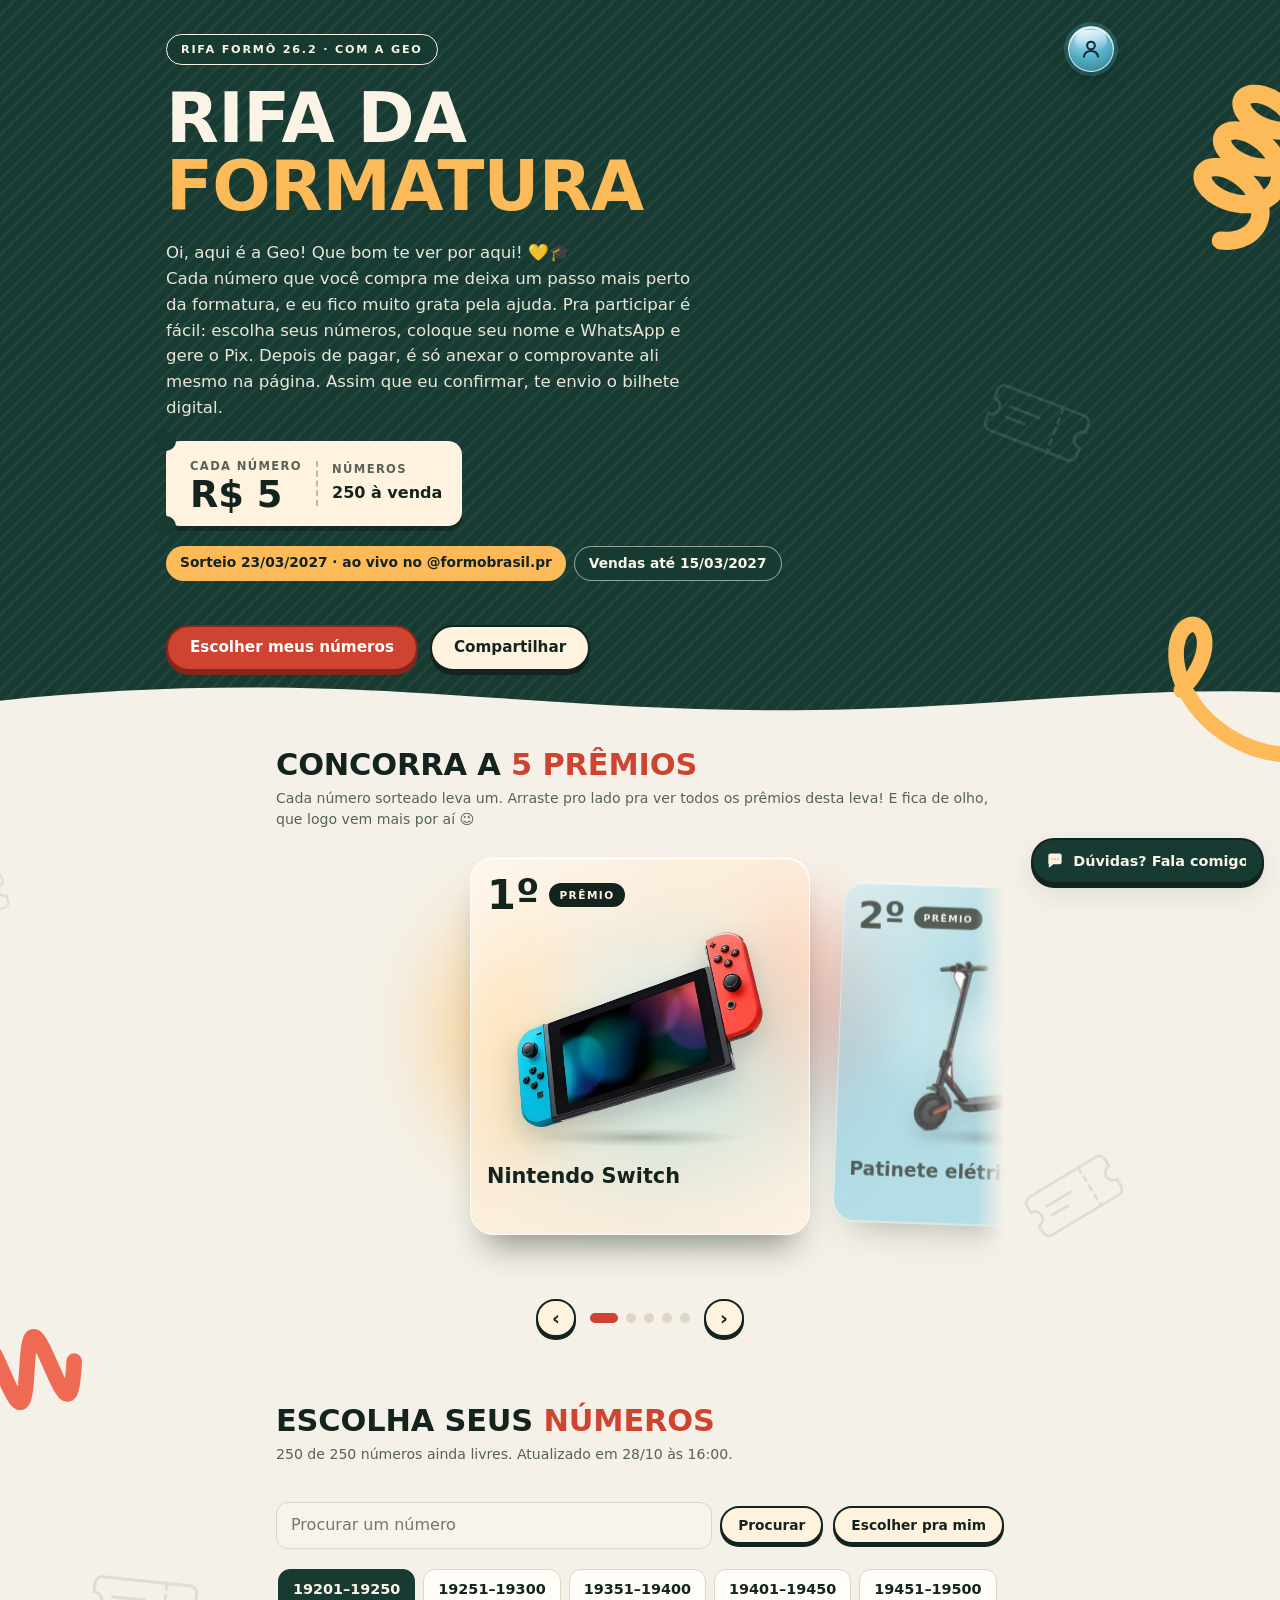
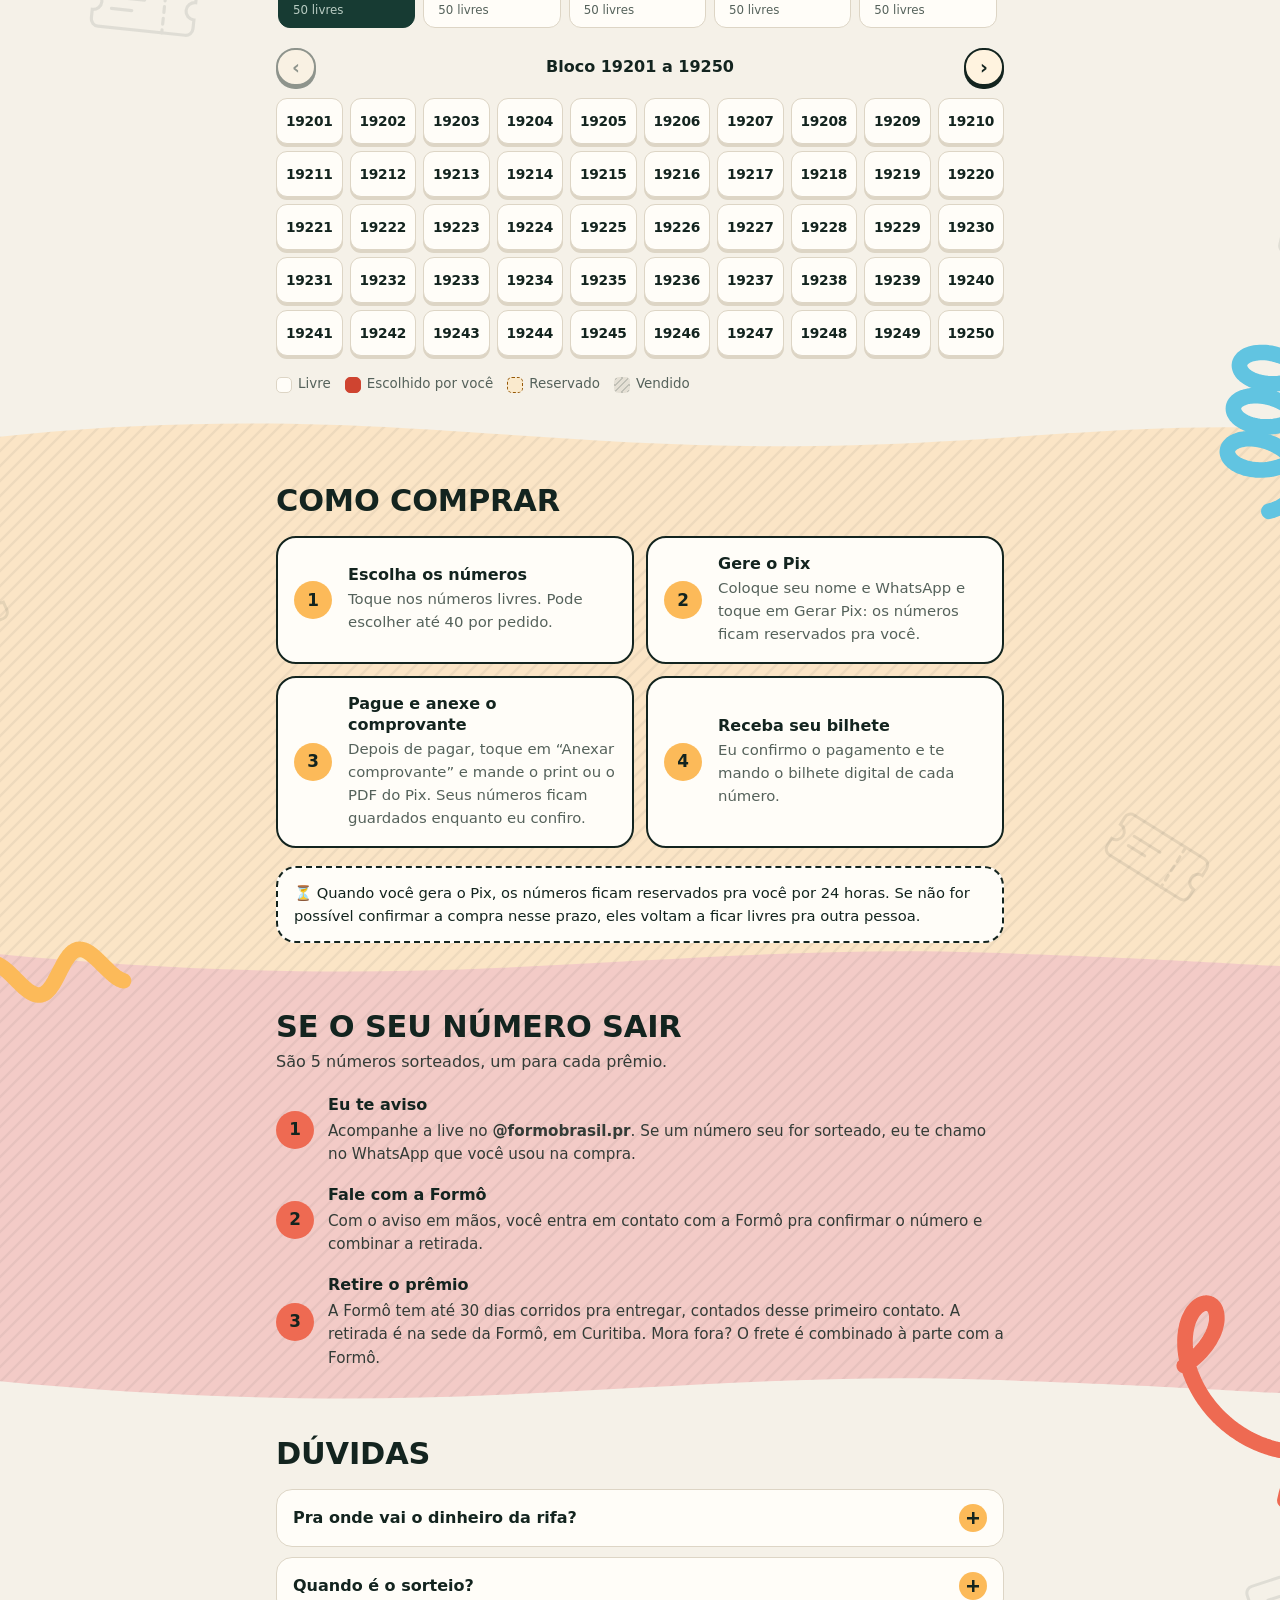
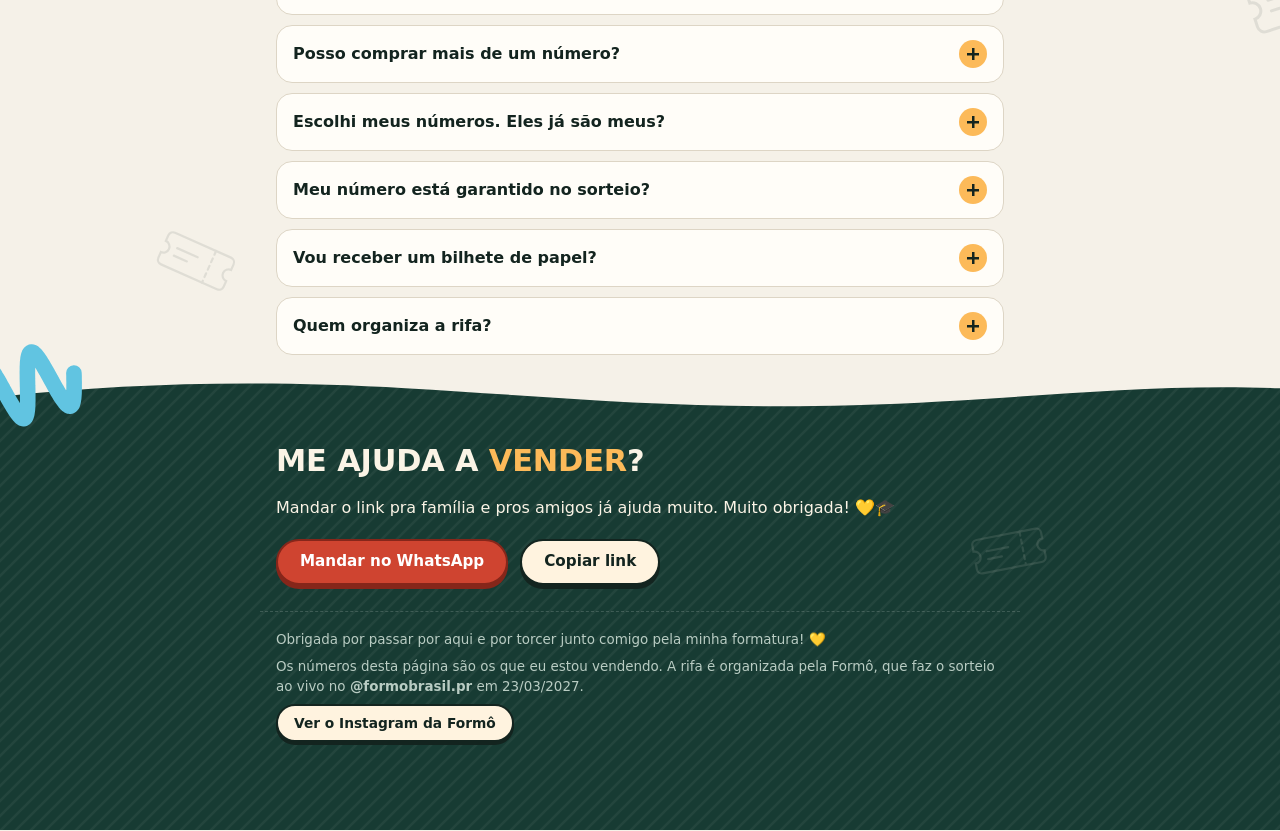
<file: index.html>
<!doctype html><html lang="pt-BR"><head><meta charset="utf-8"><meta name="viewport" content="width=device-width,initial-scale=1,viewport-fit=cover"><meta http-equiv="Content-Security-Policy" content="default-src 'self'; script-src 'self'; style-src 'self' 'unsafe-inline' https://fonts.googleapis.com; font-src https://fonts.gstatic.com; img-src 'self' data: blob:; connect-src 'self' https://*.supabase.co wss://*.supabase.co; base-uri 'self'; form-action 'self'; object-src 'none'"><meta name="referrer" content="strict-origin-when-cross-origin"><meta name="description" content="Rifa da formatura da Geo: 5 prêmios, incluindo um Nintendo Switch. R$ 5 o número, sorteio ao vivo em 23/03/2027. Escolha seus números e pague por Pix."><meta property="og:type" content="website"><meta property="og:url" content="https://geovannamxds.github.io/rifadaformatura/"><meta property="og:title" content="Rifa da Formatura da Geo 🎓"><meta property="og:description" content="5 prêmios, incluindo um Nintendo Switch. R$ 5 o número. Sorteio ao vivo em 23/03/2027."><meta property="og:image" content="https://geovannamxds.github.io/rifadaformatura/og-3.jpg"><meta property="og:image:width" content="1200"><meta property="og:image:height" content="630"><meta property="og:locale" content="pt_BR"><meta name="twitter:card" content="summary_large_image"><meta name="theme-color" content="#173B33"><link rel="icon" type="image/png" sizes="192x192" href="img/icone-192.png"><link rel="apple-touch-icon" href="img/icone-180.png"><style>:root{color-scheme:light;box-sizing:border-box;padding-top:env(safe-area-inset-top,0px);padding-bottom:env(safe-area-inset-bottom,0px)}html{scroll-padding-top:env(safe-area-inset-top,0px)}body{margin:0;padding:0;font:14px -apple-system,BlinkMacSystemFont,sans-serif;background:#fff;color:#000}img{max-width:100%}[hidden]:not([hidden=until-found i]){display:none!important}</style><title>Rifa da Formatura</title><link rel="preconnect" href="https://fonts.googleapis.com"><link rel="preconnect" href="https://fonts.gstatic.com" crossorigin><link rel="stylesheet" href="https://fonts.googleapis.com/css2?family=Lexend:wght@300..800&amp;display=swap"><link rel="stylesheet" href="app.css?v=60470909"></head><body data-pagina="publico" data-raiz=""><div id="app"></div><script id="estado" type="application/json">{"v":1,"cfg":{"pronto":true,"vendedora":"Geo","titulo":"Rifa da formatura","subtitulo":"Oi, aqui é a Geo! Que bom te ver por aqui! 💛🎓\nCada número que você compra me deixa um passo mais perto da formatura, e eu fico muito grata pela ajuda. Pra participar é fácil: escolha seus números, coloque seu nome e WhatsApp e gere o Pix. Depois de pagar, é só anexar o comprovante ali mesmo na página. Assim que eu confirmar, te envio o bilhete digital.","msgs":{"pedido":"Oi, {vendedora}! Vim pela página da rifa e quero participar 🎉\nNome: {nome}\nNúmeros: {numeros}\nTotal: {total}\nJá te mando o comprovante do Pix aqui.","bilhete":"Oi, {nome}! Pagamento confirmado, muito obrigada pela ajuda! 💛🎓\nSeus números da rifa: {numeros}\nJá vou te mandar os bilhetes digitais aqui. Guarda eles até o sorteio, tá?\nO sorteio é dia {sorteio}, ao vivo no {instagram}. Boa sorte!","cobranca":"Oi, {nome}! Tudo bem? Separei pra você os números {numeros} da rifa da formatura 😊\nO total ficou {total}. Minha chave Pix é {chave}.\nPra garantir seus números, o pagamento precisa chegar até {prazo}, tá? Depois disso eles voltam a ficar livres.\nQuando pagar, é só anexar o comprovante na página da rifa, no aviso “Seu pedido”, ou me mandar aqui. Obrigada!","divulgar":"Oi, gente! 💛🎓 Tô vendendo a rifa da minha formatura e montei uma página pra facilitar a compra:\n👉 {link}\n\nSão 5 prêmios: {premios}. Cada número custa {preco}.\n\nComo comprar:\n1️⃣ Abra o link e toque nos números que você quiser (até 40 por pedido)\n2️⃣ Toque em Continuar, coloque seu nome e WhatsApp e toque em \"Gerar Pix e reservar\". Seus números ficam guardados pra você por 24 horas\n3️⃣ Pague pelo Pix copia e cola ou pelo QR Code que aparece na tela\n4️⃣ Depois de pagar, toque em \"Anexar comprovante\" e mande o print ou o PDF do Pix ali mesmo na página\n5️⃣ Assim que eu confirmar, te mando o bilhete digital de cada número 🎟️\n\nO sorteio é dia {sorteio}, ao vivo no Instagram {instagram}, e as vendas vão até 15/03. Qualquer dúvida, é só me chamar!\n\nCada número me ajuda muito, obrigada! 💛","divulgarAmigos":"Tô ajudando a {vendedora} com a rifa da formatura dela! 🎓 São 5 prêmios, incluindo um {premio1}, e cada número custa {preco}.\nEscolhe os seus aqui: {link}"},"preco":5,"whatsapp":"41999645472","pixTipo":"celular","pixChave":"41999645472","pixNome":"Geovanna Machado Xavier da Silva","pixCidade":"Curitiba","faixas":"19201-19300, 19351-19500","mostrarContador":true,"link":"https://tinyurl.com/rifadageo","edicao":"Rifa Formô 26.2","instagram":"@formobrasil.pr","prazoEntrega":30,"conferencia":"16 a 22/03/2027","fimVendas":"2027-03-15","sorteio":"2027-03-23","premios":["Nintendo Switch","Patinete elétrico","Adega de vinhos","Fone de ouvido de corrida JBL","Robô aspirador"]},"ocupados":[],"atualizado":"2026-10-28T19:00:52.459Z"}</script><script src="vendor/qrcode.js"></script><script src="config.js?v=ae74be30"></script><script src="app.js?v=53945178"></script></body></html>
</file>
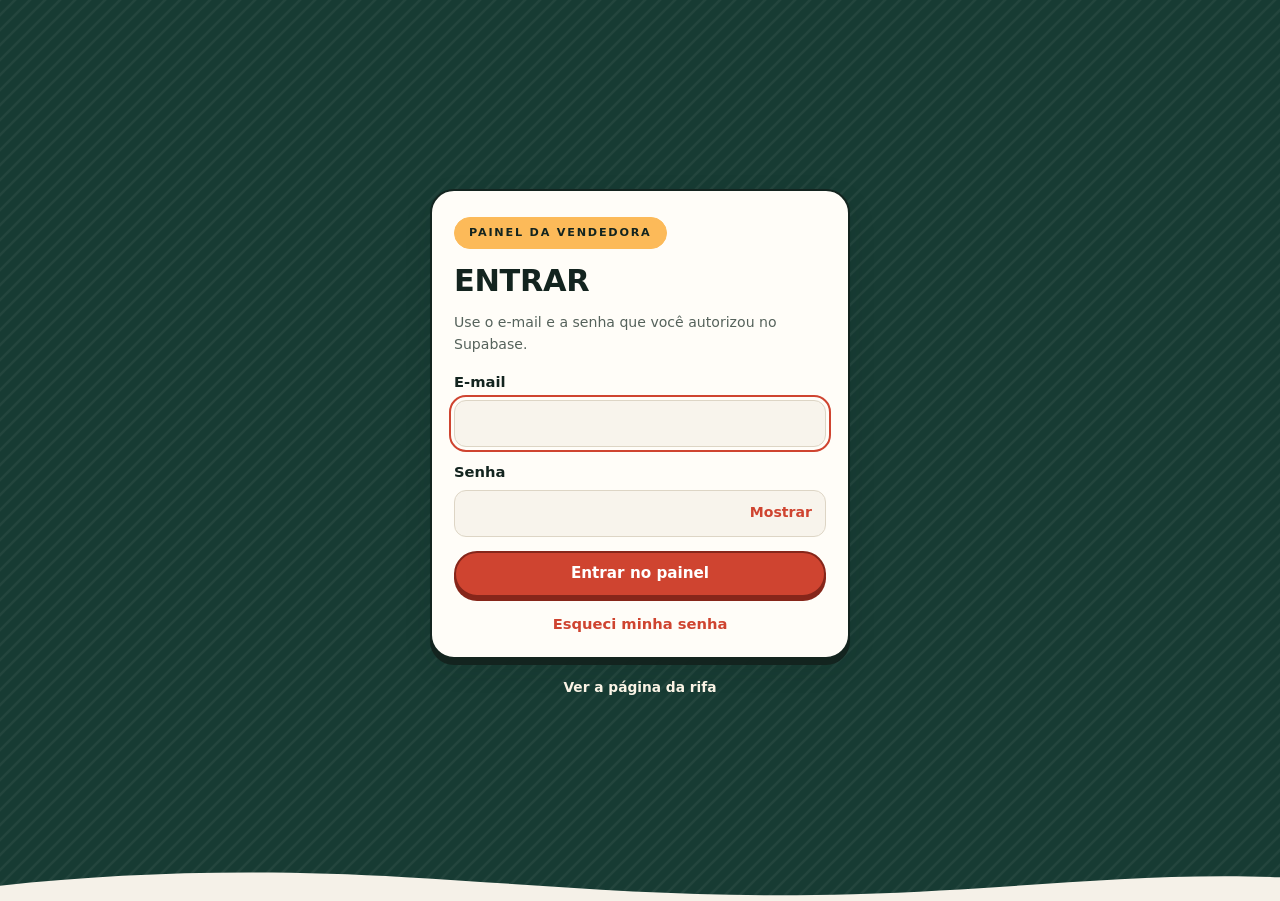
<file: admin/index.html>
<!doctype html><html lang="pt-BR"><head><meta charset="utf-8"><meta name="viewport" content="width=device-width,initial-scale=1,viewport-fit=cover"><meta http-equiv="Content-Security-Policy" content="default-src 'self'; script-src 'self'; style-src 'self' 'unsafe-inline' https://fonts.googleapis.com; font-src https://fonts.gstatic.com; img-src 'self' data: blob:; connect-src 'self' https://*.supabase.co wss://*.supabase.co; base-uri 'self'; form-action 'self'; object-src 'none'"><meta name="referrer" content="strict-origin-when-cross-origin"><meta name="robots" content="noindex,nofollow"><link rel="manifest" href="../painel.webmanifest"><meta name="apple-mobile-web-app-capable" content="yes"><meta name="mobile-web-app-capable" content="yes"><meta name="apple-mobile-web-app-title" content="Painel Rifa"><meta name="apple-mobile-web-app-status-bar-style" content="default"><meta name="theme-color" content="#173B33"><link rel="icon" type="image/png" sizes="192x192" href="../img/icone-192.png"><link rel="apple-touch-icon" href="../img/icone-180.png"><style>:root{color-scheme:light;box-sizing:border-box;padding-top:env(safe-area-inset-top,0px);padding-bottom:env(safe-area-inset-bottom,0px)}html{scroll-padding-top:env(safe-area-inset-top,0px)}body{margin:0;padding:0;font:14px -apple-system,BlinkMacSystemFont,sans-serif;background:#fff;color:#000}img{max-width:100%}[hidden]:not([hidden=until-found i]){display:none!important}</style><title>Painel · Rifa da Formatura</title><link rel="preconnect" href="https://fonts.googleapis.com"><link rel="preconnect" href="https://fonts.gstatic.com" crossorigin><link rel="stylesheet" href="https://fonts.googleapis.com/css2?family=Lexend:wght@300..800&amp;display=swap"><link rel="stylesheet" href="../app.css?v=60470909"></head><body data-pagina="admin" data-raiz="../"><div id="app"></div><script src="../vendor/qrcode.js"></script><script src="../vendor/supabase.js"></script><script src="../config.js?v=ae74be30"></script><script src="../app.js?v=53945178"></script></body></html>
</file>
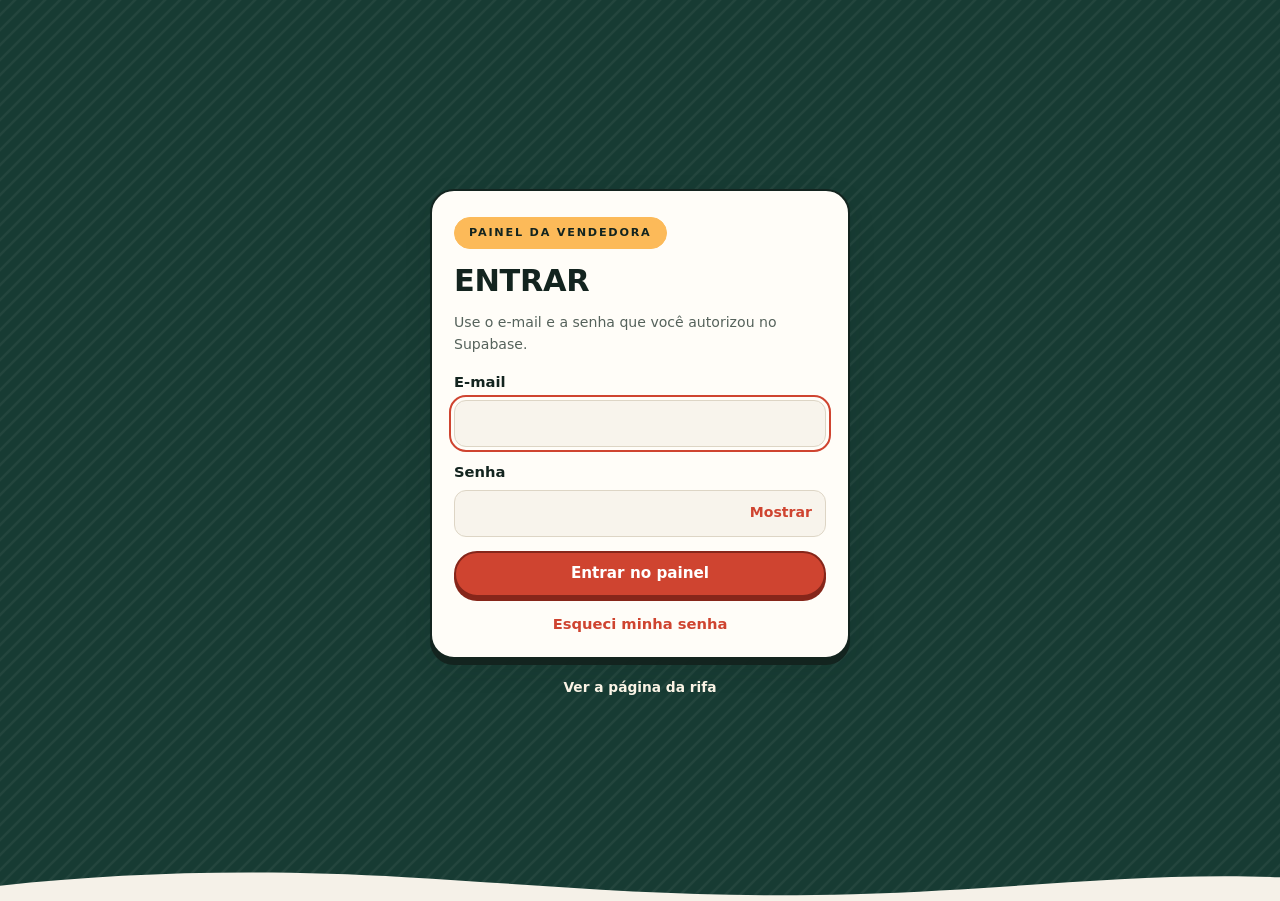
<file: login/index.html>
<!doctype html><html lang="pt-BR"><head><meta charset="utf-8"><meta name="viewport" content="width=device-width,initial-scale=1,viewport-fit=cover"><meta http-equiv="Content-Security-Policy" content="default-src 'self'; script-src 'self'; style-src 'self' 'unsafe-inline' https://fonts.googleapis.com; font-src https://fonts.gstatic.com; img-src 'self' data: blob:; connect-src 'self' https://*.supabase.co wss://*.supabase.co; base-uri 'self'; form-action 'self'; object-src 'none'"><meta name="referrer" content="strict-origin-when-cross-origin"><meta name="robots" content="noindex,nofollow"><link rel="manifest" href="../painel.webmanifest"><meta name="apple-mobile-web-app-capable" content="yes"><meta name="mobile-web-app-capable" content="yes"><meta name="apple-mobile-web-app-title" content="Painel Rifa"><meta name="apple-mobile-web-app-status-bar-style" content="default"><meta name="theme-color" content="#173B33"><link rel="icon" type="image/png" sizes="192x192" href="../img/icone-192.png"><link rel="apple-touch-icon" href="../img/icone-180.png"><style>:root{color-scheme:light;box-sizing:border-box;padding-top:env(safe-area-inset-top,0px);padding-bottom:env(safe-area-inset-bottom,0px)}html{scroll-padding-top:env(safe-area-inset-top,0px)}body{margin:0;padding:0;font:14px -apple-system,BlinkMacSystemFont,sans-serif;background:#fff;color:#000}img{max-width:100%}[hidden]:not([hidden=until-found i]){display:none!important}</style><title>Entrar · Rifa da Formatura</title><link rel="preconnect" href="https://fonts.googleapis.com"><link rel="preconnect" href="https://fonts.gstatic.com" crossorigin><link rel="stylesheet" href="https://fonts.googleapis.com/css2?family=Lexend:wght@300..800&amp;display=swap"><link rel="stylesheet" href="../app.css?v=60470909"></head><body class="hero login-pg"><main class="login-cartao" id="login-corpo" aria-live="polite"><p class="dica">Carregando…</p></main><p class="login-rodape"><a href="../">Ver a página da rifa</a></p><script src="../vendor/supabase.js"></script><script src="../config.js?v=ae74be30"></script><script src="../login.js?v=34ab8d7f"></script></body></html>
</file>
<file: app.css>
:root{
  /* Layout: faixas de cor de ponta a ponta com rabiscos de fundo (verde no topo e no fim, creme em "como comprar", rosa em "se o seu número sair"); prêmios em carrossel; cartela de 50 números; painel em abas */
  --bg:#F5F1E8;--surface:#FFFDF8;--surface-2:#F8F4EC;--ink:#13241F;--muted:#55625B;--line:#DDD5C5;
  --hero:#173B33;--hero-ink:#FBF4E6;--hero-muted:#B9CCC3;--hatch-escuro:rgba(255,255,255,.04);--hatch-dono:rgba(19,36,31,.17);--hatch-claro:rgba(19,36,31,.05);
  --paper:#FFF3DF;--paper-ink:#13241F;
  --b-creme:#FBE5C6;--b-creme-ink:#13241F;--b-rosa:#F3CBC7;--b-rosa-ink:#13241F;--b-borda:#13241F;
  --accent:#CF4430;--accent-edge:#86261A;--accent-soft:#FBE0D9;--on-accent:#FFFFFF;
  --btn2:#FFF3DF;--btn2-edge:#13241F;--btn2-ink:#13241F;
  --taken:#E5E0D5;--taken-ink:#8F968F;--ok:#1B7650;--ok-edge:#0E4730;--on-ok:#FFFFFF;--ok-soft:#DCF0E4;--warn:#955807;--warn-soft:#FAEACD;
  --c1:#FEEAD1;--c2:#61C4E1;--c3:#F1BFC0;--c4:#87B9A0;--c5:#FCBA59;--c6:#EE6A52;--on-c:#13241F;
  --scrim:rgba(12,22,19,.5);--shadow:0 1px 2px rgba(19,36,31,.06),0 10px 28px rgba(19,36,31,.10);
  --f-display:"Lexend","Trebuchet MS",system-ui,sans-serif;
  --f-body:"Lexend","Trebuchet MS",system-ui,-apple-system,sans-serif;
  --f-mono:ui-monospace,"SF Mono",Menlo,Consolas,monospace;
  --r:20px;
}
@media (prefers-color-scheme:dark){:root:not([data-theme="light"]){
  --bg:#0D1513;--surface:#15201C;--surface-2:#1A2622;--ink:#E7EEE9;--muted:#9AA8A1;--line:#2C3A35;
  --hero:#123129;--hero-ink:#FBF4E6;--hero-muted:#A2B8AE;--hatch-escuro:rgba(255,255,255,.035);--hatch-dono:rgba(255,255,255,.13);--hatch-claro:rgba(255,255,255,.035);
  --paper:#FFF1D9;--paper-ink:#13241F;
  --b-creme:#2A2317;--b-creme-ink:#F3EBDD;--b-rosa:#3A2326;--b-rosa-ink:#F6E7E5;--b-borda:#4A5A53;
  --accent:#F06A52;--accent-edge:#9A3322;--accent-soft:#3C201B;--on-accent:#1A0B07;
  --btn2:#FFF1D9;--btn2-edge:#040A08;--btn2-ink:#13241F;
  --taken:#1F2925;--taken-ink:#62716B;--ok:#58C996;--ok-edge:#2B7A55;--on-ok:#0B1F17;--ok-soft:#15302A;--warn:#E8A94F;--warn-soft:#382912;
  --scrim:rgba(0,0,0,.62);--shadow:0 1px 2px rgba(0,0,0,.4),0 10px 28px rgba(0,0,0,.45);color-scheme:dark}}
:root[data-theme="dark"]{
  --bg:#0D1513;--surface:#15201C;--surface-2:#1A2622;--ink:#E7EEE9;--muted:#9AA8A1;--line:#2C3A35;
  --hero:#123129;--hero-ink:#FBF4E6;--hero-muted:#A2B8AE;--hatch-escuro:rgba(255,255,255,.035);--hatch-dono:rgba(255,255,255,.13);--hatch-claro:rgba(255,255,255,.035);
  --paper:#FFF1D9;--paper-ink:#13241F;
  --b-creme:#2A2317;--b-creme-ink:#F3EBDD;--b-rosa:#3A2326;--b-rosa-ink:#F6E7E5;--b-borda:#4A5A53;
  --accent:#F06A52;--accent-edge:#9A3322;--accent-soft:#3C201B;--on-accent:#1A0B07;
  --btn2:#FFF1D9;--btn2-edge:#040A08;--btn2-ink:#13241F;
  --taken:#1F2925;--taken-ink:#62716B;--ok:#58C996;--ok-edge:#2B7A55;--on-ok:#0B1F17;--ok-soft:#15302A;--warn:#E8A94F;--warn-soft:#382912;
  --scrim:rgba(0,0,0,.62);--shadow:0 1px 2px rgba(0,0,0,.4),0 10px 28px rgba(0,0,0,.45);color-scheme:dark}
html.travado{overflow:hidden}
body{background:var(--bg);color:var(--ink);font-family:var(--f-body);font-size:16px;line-height:1.55;-webkit-font-smoothing:antialiased}
body::before{content:"";position:fixed;inset:0 0 auto;height:env(safe-area-inset-top,0px);z-index:10;background:var(--bg)}
*,*::before,*::after{box-sizing:border-box}
h1,h2,h3{margin:0;font-family:var(--f-display);text-wrap:balance}
p{margin:0}
button{font:inherit}
.wrap{max-width:760px;margin:0 auto;padding-left:max(16px,env(safe-area-inset-left,0px));padding-right:max(16px,env(safe-area-inset-right,0px))}
.num{font-family:var(--f-display);font-weight:700;font-variant-numeric:tabular-nums}
.rot{font-size:.72rem;font-weight:700;text-transform:uppercase;letter-spacing:.12em;color:var(--muted)}
.sr{position:absolute;width:1px;height:1px;overflow:hidden;clip:rect(0 0 0 0);white-space:nowrap}
.dica{font-size:.88rem;color:var(--muted)}
.erro{font-size:.88rem;color:var(--accent);font-weight:600}

/* ---------- faixas com rabiscos ---------- */
.banda{position:relative;overflow:hidden}
.banda>canvas.rabiscos{position:absolute;inset:0;width:100%;height:100%;pointer-events:none;z-index:0}
.banda>.wrap{position:relative;z-index:1}
.hero,.banda-verde{background-color:var(--hero);background-image:repeating-linear-gradient(135deg,var(--hatch-escuro) 0 2px,transparent 2px 11px);color:var(--hero-ink)}
.banda-creme{background-color:var(--b-creme);background-image:repeating-linear-gradient(135deg,var(--hatch-claro) 0 2px,transparent 2px 11px);color:var(--b-creme-ink)}
.banda-rosa{background-color:var(--b-rosa);background-image:repeating-linear-gradient(135deg,var(--hatch-claro) 0 2px,transparent 2px 11px);color:var(--b-rosa-ink)}

/* ---------- topo ---------- */
.hero .wrap{padding-block:34px 44px;display:grid;gap:20px;justify-items:start}
.selo{display:inline-flex;align-items:center;padding:6px 14px;border:1.5px solid currentColor;border-radius:999px;font-size:.7rem;font-weight:700;letter-spacing:.16em;text-transform:uppercase}
.hero .selo{color:var(--hero-ink);background:var(--hero)}
.hero h1{font-size:clamp(2.3rem,10.5vw,4.3rem);line-height:.98;font-weight:800;letter-spacing:-.01em;text-transform:uppercase;max-width:11ch}
.hero h1 em{font-style:normal;color:var(--c5)}
.lede{font-size:1.04rem;max-width:32em;color:var(--hero-ink);opacity:.92;font-weight:300;white-space:pre-line}
.pilulas{display:flex;flex-wrap:wrap;gap:8px}
.pilula{display:inline-flex;align-items:center;gap:6px;padding:8px 14px;border-radius:999px;font-size:.86rem;font-weight:600;line-height:1.2}
.pilula.mostarda{background:var(--c5);color:var(--on-c)}
.pilula.contorno{border:1.5px solid rgba(251,244,230,.55);color:var(--hero-ink);background:var(--hero)}
.canhoto{position:relative;display:grid;grid-template-columns:auto 1fr;align-items:center;gap:14px;background:var(--paper);color:var(--paper-ink);border-radius:14px;padding:12px 20px 12px 24px;box-shadow:0 5px 0 rgba(0,0,0,.28)}
.canhoto::before,.canhoto::after{content:"";position:absolute;left:-10px;width:20px;height:20px;border-radius:50%;background:var(--hero)}
.canhoto::before{top:-10px}.canhoto::after{bottom:-10px}
.canhoto .rot{color:var(--paper-ink);opacity:.7}
.canhoto .preco{font-size:2.3rem;line-height:1;font-weight:800}
.canhoto-tx{display:grid;gap:2px;border-left:2px dashed rgba(19,36,31,.28);padding-left:14px}
.hero-cta{display:flex;flex-wrap:wrap;gap:12px;padding-top:4px}

/* ---------- seções ---------- */
.secao{display:grid;gap:18px;padding-block:34px}
.secao h2{font-size:clamp(1.45rem,6vw,1.9rem);font-weight:800;line-height:1.08;text-transform:uppercase;letter-spacing:-.005em}
.secao h2 em{font-style:normal;color:var(--accent)}
.secao-cab{display:grid;gap:6px}

/* prêmios em carrossel */
.carrossel{display:grid;gap:14px}
.trilho{position:relative;display:flex;gap:10px;overflow-x:auto;scroll-snap-type:x mandatory;scrollbar-width:none;padding:14px 8% 30px;scroll-padding-inline:8%;overscroll-behavior-x:contain}
.trilho::-webkit-scrollbar{display:none}
.slide{flex:0 0 84%;scroll-snap-align:center;border-radius:24px;padding:16px 16px 20px;display:grid;gap:4px;align-content:start;color:var(--on-c);border:2px solid rgba(19,36,31,.85);box-shadow:0 7px 0 rgba(19,36,31,.85),0 22px 34px -14px rgba(19,36,31,.45);transform:scale(.9) rotate(var(--giro,0deg));opacity:.72;transform-origin:50% 60%;transition:transform .45s cubic-bezier(.2,.8,.2,1.15),opacity .35s ease,box-shadow .35s ease}
.slide:nth-child(odd){--giro:-2deg}.slide:nth-child(even){--giro:2deg}
.slide.ativo{transform:translateY(-6px) scale(1) rotate(0deg);opacity:1;box-shadow:0 9px 0 rgba(19,36,31,.85),0 30px 44px -16px rgba(19,36,31,.55)}
.slide img{display:block;width:100%;max-width:100%;aspect-ratio:4/3;object-fit:cover;border-radius:14px}
.slide-topo{display:flex;align-items:center;gap:10px}
.slide-pos{font-family:var(--f-display);font-weight:800;font-size:2.6rem;line-height:1}
.slide-tag{font-size:.66rem;font-weight:700;letter-spacing:.14em;text-transform:uppercase;background:var(--on-c);color:var(--paper);border-radius:999px;padding:4px 10px}
.slide-nome{font-size:1.3rem;font-weight:700;line-height:1.2}
@media (min-width:620px){.slide{flex-basis:45%}}
.carrossel-ctrl{display:flex;align-items:center;justify-content:center;gap:14px}
.pontos{display:flex;gap:8px;align-items:center}
.ponto{width:10px;height:10px;border-radius:999px;border:0;background:var(--line);padding:0;cursor:pointer;transition:width .2s ease,background-color .2s ease}
.ponto[aria-current="true"]{width:28px;background:var(--accent)}

/* escolha */
.ferramentas{display:flex;flex-wrap:wrap;gap:10px;align-items:center}
.busca{display:flex;gap:8px;flex:1 1 220px;min-width:0;align-items:center}
.busca input{flex:1;min-width:0}
.blocos{display:flex;gap:8px;overflow-x:auto;scroll-snap-type:x proximity;padding:2px 2px 8px;scrollbar-width:thin}
.bloco{flex:0 0 auto;scroll-snap-align:start;display:grid;gap:1px;justify-items:start;padding:8px 14px;border-radius:12px;border:1.5px solid var(--line);background:var(--surface);color:var(--ink);cursor:pointer;text-align:left}
.bloco .num{font-size:.9rem}
.bloco-info{font-size:.74rem;color:var(--muted)}
.bloco[aria-selected="true"]{background:var(--hero);color:var(--hero-ink);border-color:var(--hero)}
.bloco[aria-selected="true"] .bloco-info{color:var(--hero-muted)}
.grade-cab{display:flex;align-items:center;justify-content:space-between;gap:8px}
.grade-titulo{font-weight:600}
.cartela{display:grid;grid-template-columns:repeat(5,minmax(0,1fr));gap:7px}
@media (min-width:620px){.cartela{grid-template-columns:repeat(10,minmax(0,1fr))}}
.cel{font-family:var(--f-display);font-weight:600;font-size:.86rem;letter-spacing:-.02em;height:46px;padding:0;min-width:0;border-radius:11px;border:1.5px solid var(--line);background:var(--surface);color:var(--ink);cursor:pointer;font-variant-numeric:tabular-nums;box-shadow:0 3px 0 var(--line);transition:transform .08s ease,box-shadow .08s ease,background-color .12s ease}
.cel:hover{border-color:var(--ink)}
.cel:active{transform:translateY(2px);box-shadow:0 1px 0 var(--line)}
.cel.sel{background:var(--accent);border-color:var(--accent-edge);color:var(--on-accent);box-shadow:0 3px 0 var(--accent-edge)}
.cel.ocupado{background-color:var(--taken);background-image:repeating-linear-gradient(135deg,var(--hatch-dono) 0 1.5px,transparent 1.5px 8px);border-color:transparent;color:var(--muted);text-decoration:line-through;cursor:not-allowed;box-shadow:none}
.cel.pago{background:var(--ok-soft);border-color:transparent;color:var(--ok);box-shadow:none}
.cel.aguardando{background:var(--warn-soft);border-color:transparent;color:var(--warn);box-shadow:none}
.cel.pisca{animation:pisca 1.1s ease 2}
@keyframes pisca{50%{box-shadow:0 0 0 3px var(--accent)}}
.legenda{display:flex;flex-wrap:wrap;gap:14px;font-size:.84rem;color:var(--muted)}
.legenda span{display:inline-flex;align-items:center;gap:6px}
.amostra{width:16px;height:16px;border-radius:5px;border:1.5px solid var(--line);background:var(--surface)}
.amostra.sel{background:var(--accent);border-color:var(--accent)}
.amostra.ocupado{background-color:var(--taken);background-image:repeating-linear-gradient(135deg,var(--hatch-dono) 0 1.5px,transparent 1.5px 4.5px);border-color:transparent}
.amostra.pago{background:var(--ok-soft);border-color:var(--ok)}
.amostra.aguardando{background:var(--warn-soft);border-color:var(--warn)}
.aviso-breve{background:var(--surface);border:1.5px dashed var(--line);border-radius:var(--r);padding:20px;display:grid;gap:6px}
#area-grade{display:grid;gap:12px}

/* como comprar */
.cartoes{list-style:none;margin:0;padding:0;display:grid;grid-template-columns:1fr;gap:12px}
@media (min-width:560px){.cartoes{grid-template-columns:repeat(2,minmax(0,1fr))}}
.cartoes li{display:grid;grid-template-columns:40px 1fr;gap:2px 14px;align-items:center;background:var(--surface);color:var(--ink);border:2px solid var(--b-borda);border-radius:var(--r);padding:16px}
.bola{grid-row:span 2;align-self:center;width:38px;height:38px;border-radius:50%;display:flex;align-items:center;justify-content:center;line-height:1;font-size:1.05rem;background:var(--c5);color:var(--on-c);font-family:var(--f-display);font-weight:800}
.cartoes strong{font-weight:700;line-height:1.3;align-self:end}
.cartoes li>span:last-child{align-self:start}
.cartoes span:last-child{color:var(--muted);font-size:.93rem}

/* se ganhar */
.lede-g{opacity:.85}
.passos-g{list-style:none;margin:0;padding:0;display:grid;gap:16px}
.passos-g li{display:grid;grid-template-columns:40px 1fr;gap:2px 12px}
.passos-g .bola{background:var(--c6);color:var(--on-c)}
.passos-g strong{font-weight:700}
.passos-g span:last-child{opacity:.85;font-size:.95rem}

/* dúvidas */
.faq{display:grid;gap:10px}
.faq details{background:var(--surface);border:1.5px solid var(--line);border-radius:16px;padding:0 16px}
.faq summary{list-style:none;cursor:pointer;padding:14px 0;font-weight:600;display:flex;justify-content:space-between;align-items:center;gap:12px}
.faq summary::-webkit-details-marker{display:none}
.faq summary::after{content:"";flex:none;width:28px;height:28px;border-radius:50%;background:linear-gradient(var(--on-c),var(--on-c)) center/12px 2.5px no-repeat,linear-gradient(var(--on-c),var(--on-c)) center/2.5px 12px no-repeat,var(--c5);transition:transform .2s ease}
.faq details[open] summary::after{background:linear-gradient(var(--on-c),var(--on-c)) center/12px 2.5px no-repeat,var(--c5)}
.faq details p{padding:0 0 12px;color:var(--muted);font-weight:300}
.faq details p:last-child{padding-bottom:16px}
.faq details p strong{color:var(--ink);font-weight:600}
.linha-botoes{display:flex;flex-wrap:wrap;gap:12px}
.rodape .wrap{padding-block:22px 140px;color:var(--muted);font-size:.84rem;display:grid;gap:6px;font-weight:300}

/* botões em relevo e campos */
.btn{--face:var(--btn2);--edge:var(--btn2-edge);--txt:var(--btn2-ink);display:inline-flex;align-items:center;justify-content:center;gap:8px;min-height:46px;padding:0 22px;border-radius:999px;border:2px solid var(--edge);background:var(--face);color:var(--txt);font:600 .95rem/1.1 var(--f-body);cursor:pointer;text-decoration:none;text-align:center;box-shadow:0 4px 0 var(--edge);transition:transform .08s ease,box-shadow .08s ease}
.btn:hover{filter:brightness(1.04)}
.btn:active{transform:translateY(3px);box-shadow:0 1px 0 var(--edge)}
.btn.primario{--face:var(--accent);--edge:var(--accent-edge);--txt:var(--on-accent)}
.btn.ok{--face:var(--ok);--edge:var(--ok-edge);--txt:var(--on-ok)}
.btn.peq{min-height:38px;padding:0 16px;font-size:.86rem;box-shadow:0 3px 0 var(--edge)}
.btn.peq:active{box-shadow:0 0 0 var(--edge)}
.btn.fantasma{background:transparent;box-shadow:none;border-color:var(--line);color:var(--ink)}
.btn.fantasma:active{transform:none}
.btn.perigo{color:var(--accent);border-color:var(--accent)}
.btn.largo{width:100%}
.btn.icone{width:40px;padding:0;font-size:1.2rem}
.btn[disabled]{opacity:.45;cursor:not-allowed;transform:none}
.link{background:none;border:0;padding:0;color:var(--accent);font-weight:600;text-decoration:none;cursor:pointer}
:is(.btn,.cel,.bloco,.aba,.link,.fechar,.ponto,summary,a):focus-visible,:is(input,select,textarea):focus-visible,.trilho:focus-visible{outline:2px solid var(--accent);outline-offset:3px}
.campo{display:grid;gap:6px}
.campo>label,.campo>.rotulo{font-weight:600;font-size:.92rem}
input[type=text],input[type=tel],input[type=search],input[type=email],input[type=password],select,textarea{width:100%;min-height:46px;padding:10px 14px;border-radius:12px;border:1.5px solid var(--line);background:var(--surface-2);color:var(--ink);font:inherit;font-size:16px}
textarea{min-height:92px;resize:vertical}
.opcao{display:flex;gap:10px;align-items:center;font-weight:600;cursor:pointer}
.opcao input{width:20px;height:20px;accent-color:var(--accent)}
fieldset{border:1.5px solid var(--line);border-radius:var(--r);padding:16px;margin:0;display:grid;gap:14px;background:var(--surface);min-width:0}
legend{font-family:var(--f-display);font-weight:700;padding:0 6px;font-size:1rem;text-transform:uppercase;letter-spacing:.02em}

/* barra fixa */
.barra{position:fixed;left:0;right:0;bottom:0;z-index:20;background:var(--surface);border-top:1.5px solid var(--line);box-shadow:var(--shadow);padding:12px max(16px,env(safe-area-inset-right,0px)) calc(14px + env(safe-area-inset-bottom,0px)) max(16px,env(safe-area-inset-left,0px))}
.barra-in{max-width:760px;margin:0 auto;display:flex;align-items:center;justify-content:space-between;gap:12px;flex-wrap:wrap}
.barra-info{display:grid;line-height:1.2}
.barra-info .num{font-size:1.15rem}
.barra-acoes{display:flex;gap:10px;align-items:center}

/* folha (modal) */
.fundo{position:fixed;inset:0;z-index:40;background:var(--scrim);display:flex;align-items:flex-end;justify-content:center}
.folha{width:100%;max-width:560px;max-height:92%;overflow-y:auto;background:var(--surface);border-radius:24px 24px 0 0;box-shadow:var(--shadow);padding-bottom:env(safe-area-inset-bottom,0px)}
.folha:focus{outline:none}
@media (min-width:640px){.fundo{align-items:center}.folha{border-radius:24px}}
.folha-cab{display:grid;gap:12px;padding:20px max(20px,env(safe-area-inset-right,0px)) 16px max(20px,env(safe-area-inset-left,0px))}
.folha-titulo{display:flex;justify-content:space-between;align-items:center;gap:12px}
.folha-titulo h2{font-size:1.3rem;font-weight:800;text-transform:uppercase}
.fechar{width:38px;height:38px;border-radius:50%;border:1.5px solid var(--line);background:var(--surface-2);color:var(--ink);font-size:1.3rem;line-height:1;cursor:pointer;flex:none}
.folha-corpo{display:grid;gap:16px;padding:18px max(20px,env(safe-area-inset-right,0px)) 24px max(20px,env(safe-area-inset-left,0px))}
.perfura{position:relative;height:0;border-top:2px dashed var(--line);margin:0 18px}
.chips{display:flex;flex-wrap:wrap;gap:6px}
.chip-num{display:inline-flex;align-items:center;gap:4px;font-family:var(--f-display);font-weight:700;padding:4px 10px;border-radius:8px;background:var(--surface-2);border:1.5px dashed var(--muted);font-size:.92rem}
.chip-num button{border:0;background:none;color:var(--muted);cursor:pointer;font-size:1.05rem;line-height:1;padding:0 0 0 2px}
.total-linha{display:flex;justify-content:space-between;align-items:baseline;gap:10px}
.total-linha .num{font-size:1.5rem}
.passos{list-style:none;margin:0;padding:0;display:grid;gap:18px;counter-reset:q}
.passos>li{counter-increment:q;display:grid;gap:8px;padding-left:42px;position:relative}
.passos>li::before{content:counter(q);position:absolute;left:0;top:0;width:30px;height:30px;border-radius:50%;display:grid;place-items:center;background:var(--c5);color:var(--on-c);font-weight:800;font-family:var(--f-display)}
.passos h3{font-size:1.02rem;font-weight:700}
.copia{display:flex;gap:8px;align-items:center;background:var(--surface-2);border:1.5px solid var(--line);border-radius:12px;padding:8px 8px 8px 12px;min-width:0}
.copia code{flex:1;min-width:0;font-family:var(--f-mono);font-size:.88rem;overflow-wrap:anywhere;word-break:break-all}
.copia code.cc{max-height:3.2em;overflow:hidden;font-size:.76rem;line-height:1.6em}
.copia-cc{display:grid;gap:8px;justify-items:start}
.cc-campo{width:100%;min-height:0!important;font-family:var(--f-mono)!important;font-size:.8rem!important;line-height:1.5;word-break:break-all;resize:none;padding:10px 12px}
.qr-pix{display:grid;justify-items:center;gap:10px;padding:16px;background:#FFFFFF;color:var(--paper-ink);border-radius:18px;border:1.5px solid var(--line);width:100%}
.qr-pix svg{display:block;width:min(230px,68vw);max-width:100%;height:auto}
.qr-pix p{font-size:.84rem;text-align:center;max-width:26em}
.nota{font-size:.88rem;color:var(--muted);background:var(--surface-2);border-radius:12px;padding:12px}
.colar summary{cursor:pointer;font-weight:600;color:var(--accent)}
.colar[open]{display:grid;gap:10px}
.folha-rodape{display:flex;justify-content:space-between;align-items:center;gap:12px;flex-wrap:wrap}
.zona-excluir{display:grid;gap:10px;border-top:1.5px solid var(--line);padding-top:14px}

/* toast */
.toast{position:fixed;left:50%;transform:translateX(-50%);bottom:calc(98px + env(safe-area-inset-bottom,0px));z-index:60;background:var(--ink);color:var(--bg);padding:11px 18px;border-radius:999px;font-weight:600;font-size:.9rem;box-shadow:var(--shadow);max-width:calc(100% - 32px);text-align:center}

/* faixa da dona na prévia */
.faixa-dona{position:sticky;top:env(safe-area-inset-top,0px);z-index:15;display:flex;justify-content:space-between;align-items:center;gap:10px;flex-wrap:wrap;background:var(--ink);color:var(--bg);padding:10px max(16px,env(safe-area-inset-right,0px)) 10px max(16px,env(safe-area-inset-left,0px));font-size:.9rem;font-weight:600}

/* ---------- painel ---------- */
.adm{padding-block:22px 140px;display:grid;gap:18px}
.adm-cab{display:flex;justify-content:space-between;align-items:flex-end;gap:12px;flex-wrap:wrap}
.adm-cab h1{font-size:1.7rem;font-weight:800;line-height:1.05;text-transform:uppercase}
.adm-acoes{display:flex;gap:10px;flex-wrap:wrap}
.aviso{display:flex;justify-content:space-between;align-items:center;gap:12px;flex-wrap:wrap;background:var(--warn-soft);border-radius:var(--r);padding:14px 16px}
.aviso p{font-size:.9rem}
.aviso.alerta{background:var(--accent-soft)}
#avisos{display:grid;gap:10px}
#avisos:empty{display:none}
.resumo{background-color:var(--hero);background-image:repeating-linear-gradient(135deg,var(--hatch-escuro) 0 2px,transparent 2px 11px);color:var(--hero-ink);border-radius:var(--r);padding:18px;display:grid;gap:12px}
.placar{display:flex;align-items:baseline;gap:10px;flex-wrap:wrap}
.placar-n{font-size:3rem;line-height:1;font-weight:800}
.prog{display:flex;height:12px;border-radius:999px;background:rgba(251,244,230,.16);overflow:hidden}
.prog .p{background:var(--c4)}.prog .a{background:var(--c5)}
.legenda-prog{display:flex;flex-wrap:wrap;gap:14px;font-size:.84rem;color:var(--hero-muted)}
.legenda-prog i{display:inline-block;width:10px;height:10px;border-radius:50%;margin-right:6px}
.legenda-prog i.p{background:var(--c4)}.legenda-prog i.a{background:var(--c5)}.legenda-prog i.l{background:rgba(251,244,230,.3)}
.metricas{display:grid;grid-template-columns:repeat(3,minmax(0,1fr));gap:10px;margin:0;border-top:1px solid rgba(251,244,230,.18);padding-top:12px}
.metricas dt{font-size:.76rem;color:var(--hero-muted)}
.metricas dd{margin:0;font-size:1.05rem}
.prazos{background:var(--surface);border:1.5px solid var(--line);border-radius:var(--r);padding:0 16px}
.prazos summary{cursor:pointer;padding:14px 0;font-weight:700}
.prazos ul{margin:0;padding:0 0 14px 18px;display:grid;gap:8px;font-size:.9rem}
.abas{position:sticky;top:env(safe-area-inset-top,0px);z-index:15;display:flex;gap:4px;padding:4px;background:var(--surface-2);border:1.5px solid var(--line);border-radius:16px}
.aba{flex:1;min-height:42px;border:0;border-radius:12px;background:transparent;color:var(--muted);font-weight:600;cursor:pointer}
.aba[aria-selected="true"]{background:var(--hero);color:var(--hero-ink)}
#aba-corpo{display:grid;gap:14px}
.lista-topo{display:flex;gap:12px;flex-wrap:wrap;align-items:center}
.lista-topo .busca-v{flex:1 1 220px;min-width:0}
.filtros{display:flex;gap:6px;flex-wrap:wrap}
.filtro{min-height:34px;padding:0 12px;border-radius:999px;border:1.5px solid var(--line);background:var(--surface);color:var(--ink);font-weight:600;font-size:.84rem;cursor:pointer}
.filtro[aria-pressed="true"]{background:var(--ink);color:var(--bg);border-color:var(--ink)}
.lista{display:grid;gap:10px}
.venda{background:var(--surface);border:1.5px solid var(--line);border-radius:var(--r);padding:14px 16px;display:grid;gap:10px;min-width:0}
.venda-topo{display:flex;justify-content:space-between;align-items:center;gap:10px}
.venda-nome{font-size:1.08rem;font-weight:700;font-family:var(--f-body)}
.venda-acoes{display:flex;flex-wrap:wrap;gap:10px}
.pill{display:inline-flex;align-items:center;padding:3px 10px;border-radius:999px;font-size:.76rem;font-weight:700}
.pill.pago{background:var(--ok-soft);color:var(--ok)}
.pill.aguardando{background:var(--warn-soft);color:var(--warn)}
.vazio{background:var(--surface);border:1.5px dashed var(--line);border-radius:var(--r);padding:22px;display:grid;gap:6px;text-align:left}
.export{display:grid;gap:8px;justify-items:start;padding-top:6px}
.ajustes{display:grid;gap:16px}
.vars{display:flex;flex-wrap:wrap;gap:6px;margin:0}
.var{font-family:var(--f-mono);font-size:.78rem;padding:4px 9px;border-radius:999px;border:1.5px dashed var(--line);background:var(--surface-2);color:var(--ink);cursor:pointer}
.var:focus-visible{outline:2px solid var(--accent);outline-offset:2px}
.previa{display:grid;gap:6px;background:var(--ok-soft);border-radius:14px 14px 14px 4px;padding:12px 14px}
.previa p{white-space:pre-wrap;font-size:.9rem;overflow-wrap:anywhere}
.aba{font-size:.88rem;padding:0 4px}
a.ig{color:inherit;font-weight:700;text-decoration:none}
.pilula.coral{background:var(--c6);color:var(--on-c)}
.aviso-reserva{background:var(--surface);color:var(--ink);border:2px dashed var(--b-borda);border-radius:var(--r);padding:14px 16px;font-size:.92rem}
.esgotou{display:grid;gap:10px;justify-items:start;background:var(--hero);color:var(--hero-ink);border-radius:var(--r);padding:22px 20px;background-image:repeating-linear-gradient(135deg,var(--hatch-escuro) 0 2px,transparent 2px 11px)}
.esgotou h3{font-size:1.3rem;text-transform:uppercase}
.esgotou p{opacity:.9}
.esgotou-selo{background:var(--c5);color:var(--on-c);border-radius:999px;padding:6px 14px;font-weight:800}
.pill.vencida{background:var(--accent-soft);color:var(--accent)}
.blocos-prev{font-size:.84rem;color:var(--muted)}
@media (prefers-reduced-motion:reduce){*{animation:none!important;transition:none!important;scroll-behavior:auto!important}}
.banda-verde h2 em{color:var(--c5)}
.banda-rosa h2,.banda-creme h2{color:inherit}

/* ---------- login do painel ---------- */
.login-pg{min-height:100vh;min-height:100dvh;display:grid;align-content:center;justify-items:center;gap:18px;padding:28px max(16px,env(safe-area-inset-left,0px)) 40px}
.login-pg>canvas.rabiscos{position:fixed}
.login-cartao{position:relative;z-index:1;width:100%;max-width:420px;background:var(--surface);color:var(--ink);border:2px solid var(--b-borda);border-radius:24px;box-shadow:0 6px 0 var(--b-borda),var(--shadow);padding:26px 22px 22px;display:grid;gap:16px;justify-items:start}
.login-cartao>*{width:100%}
.login-cartao .selo{width:auto;background:var(--c5);color:var(--on-c);border-color:var(--c5)}
.login-cartao h1{font-size:1.9rem;font-weight:800;line-height:1.02;text-transform:uppercase}
.login-form{display:grid;gap:14px}
.login-cartao>.link{width:auto;justify-self:center;font-size:.92rem}
.senha-linha{position:relative}
.senha-linha input{padding-right:92px}
.senha-linha .link{position:absolute;right:14px;top:50%;transform:translateY(-50%);font-size:.88rem}
.ok-msg{background:var(--ok-soft);color:var(--ink);border-radius:12px;padding:12px 14px;font-size:.92rem;font-weight:600}
.login-rodape{position:relative;z-index:1;text-align:center;font-size:.86rem;color:var(--hero-muted)}
.login-rodape a{color:var(--hero-ink);font-weight:600;text-decoration:none}
.adm .vazio .linha-botoes{margin-top:6px}
.pill.liberada{background:var(--taken);color:var(--muted)}
.chip-num.riscado{text-decoration:line-through;opacity:.75}

/* pedido em duas etapas */
.etapas{list-style:none;margin:0;padding:0;display:flex;gap:8px;flex-wrap:wrap;font-size:.84rem;font-weight:600;color:var(--muted)}
.etapas li{display:inline-flex;align-items:center;gap:6px;padding:4px 10px 4px 4px;border-radius:999px;background:var(--surface-2)}
.etapas li span{display:inline-grid;place-items:center;width:22px;height:22px;border-radius:999px;background:var(--line);color:var(--ink);font-size:.78rem}
.etapas li[aria-current="step"]{background:var(--accent-soft);color:var(--accent)}
.etapas li[aria-current="step"] span{background:var(--accent);color:var(--on-accent)}
.etapas li.feita span{background:var(--ok);color:var(--on-ok)}
.reservado{background:var(--ok-soft);color:var(--ink);border-radius:12px;padding:10px 12px;font-size:.92rem}
.lgpd{font-size:.82rem}
.meus-pedidos{display:grid;gap:10px;margin-bottom:14px}
.meu-pedido{display:flex;justify-content:space-between;align-items:center;gap:12px;flex-wrap:wrap;background:var(--ok-soft);border:2px solid var(--ok);border-radius:var(--r);padding:12px 14px}
.cel.meu{background:var(--ok-soft);border-color:var(--ok);color:var(--ok);box-shadow:0 3px 0 var(--ok-edge);cursor:default}
.amostra.meu{background:var(--ok-soft);border-color:var(--ok)}
.cod-pedido{display:block}
.pill.vencendo{background:var(--c5);color:var(--on-c)}
/* resultado do sorteio */
.resultado .res-lista{list-style:none;margin:0;padding:0;display:grid;gap:10px}
.res-item{display:grid;grid-template-columns:auto 1fr auto;align-items:center;gap:4px 12px;background:var(--cor);color:var(--on-c);border:2px solid rgba(19,36,31,.85);border-radius:18px;padding:12px 16px;box-shadow:0 5px 0 rgba(19,36,31,.85)}
.res-pos{font-family:var(--f-display);font-weight:800;font-size:1.6rem;line-height:1}
.res-premio{font-weight:700}
.res-num{font-size:1.25rem;background:var(--surface);color:var(--ink);border-radius:10px;padding:4px 10px}
.res-selo{grid-column:1/-1;justify-self:start;background:var(--accent);color:var(--on-accent);border-radius:999px;padding:3px 10px;font-size:.8rem;font-weight:700}
.res-item.meu{outline:3px solid var(--accent);outline-offset:3px}
.res-texto{margin-top:14px;font-weight:600}
.aviso.ganhou{background:var(--ok-soft)}
.ganhadores{margin:8px 0 0;padding:0;list-style:none;display:grid;gap:8px}
.ganhadores li{display:flex;justify-content:space-between;align-items:center;gap:10px;flex-wrap:wrap}
.export .linha-botoes{margin-bottom:6px}
/* lista de controle impressa */
#impressao{display:none}
@media print{
  @page{size:A4;margin:10mm 11mm}
  html.imprimindo,html.imprimindo body{background:#fff!important}
  html.imprimindo body::before{display:none}
  html.imprimindo body>*:not(#impressao){display:none!important}
  html.imprimindo #impressao{display:block}
}
#impressao{font-family:var(--f-body);color:#2B3A67;-webkit-print-color-adjust:exact;print-color-adjust:exact}
.li-pag{break-after:page;page-break-after:always}
.li-pag:last-child{break-after:auto;page-break-after:auto}
.li-pag header{margin-bottom:4mm}
.li-ed{font-size:7.5pt;text-transform:uppercase;letter-spacing:.12em;color:#6B7393;margin:0}
.li-pag h1{font-size:20pt;font-weight:800;color:#2B3A67;margin:1mm 0 1.5mm;text-transform:none}
.li-pag header p{font-size:8.5pt;color:#4A5478;margin:0}
.li-cols{display:grid;grid-template-columns:1fr 1fr;gap:7mm}
.li-pag table{width:100%;border-collapse:collapse;table-layout:fixed;font-size:8.5pt}
.li-pag col.c-n{width:15mm}.li-pag col.c-t{width:27mm}.li-pag col.c-p{width:9mm}
.li-pag th{text-align:left;font-weight:600;font-size:7.5pt;color:#2B3A67;border-bottom:1.2pt solid #2B3A67;padding:0 1.5mm 1.5mm}
.li-pag td{border-bottom:.6pt solid #C9CEDF;padding:0 1.5mm;height:9.4mm;vertical-align:middle;overflow:hidden;white-space:nowrap;text-overflow:ellipsis}
.li-pag td.li-n{font-weight:700;overflow:visible;text-overflow:clip}
.li-p{text-align:center}
.li-box{display:inline-block;width:10pt;height:10pt;border:1pt solid #2B3A67;border-radius:2.5pt;line-height:9pt;text-align:center;font-size:8pt;font-weight:700}
.li-box.ok{background:#2B3A67;color:#fff}
.li-res{color:#8A90A8;font-size:7pt}

/* toques finais */
.progresso-pub{width:100%;max-width:520px;display:grid;gap:8px}
.progresso-pub p{font-size:.95rem;color:var(--hero-ink)}
.progresso-trilho{height:14px;border-radius:999px;background:rgba(255,255,255,.14);overflow:hidden;box-shadow:inset 0 0 0 1.5px rgba(255,255,255,.18)}
.progresso-trilho span{display:block;height:100%;min-width:14px;border-radius:999px;background:repeating-linear-gradient(135deg,var(--c5) 0 10px,#F2A93B 10px 20px);animation:encher 1.3s cubic-bezier(.2,.8,.2,1) both}
@keyframes encher{from{width:0}}
.confete{position:fixed;inset:0;width:100vw;height:100vh;pointer-events:none;z-index:70}
.duvidas{position:fixed;right:max(16px,env(safe-area-inset-right,0px));bottom:calc(16px + env(safe-area-inset-bottom,0px));z-index:18;display:inline-flex;align-items:center;gap:8px;padding:10px 16px 10px 12px;border-radius:999px;background:var(--hero);color:var(--hero-ink);border:2px solid var(--b-borda);box-shadow:0 4px 0 var(--b-borda),var(--shadow);font-weight:700;font-size:.9rem;text-decoration:none;transition:transform .08s ease,box-shadow .08s ease}
.duvidas:active{transform:translateY(3px);box-shadow:0 1px 0 var(--b-borda)}
.duvidas svg{flex:none}

/* carrossel: cartões com largura fixa, todos podem ficar no centro (também no computador) */
.trilho{padding:14px calc(50% - min(170px, 40vw)) 44px!important;scroll-padding-inline:0!important}
.slide{flex:0 0 auto!important;width:min(340px,80vw)}
/* carrinho */
.carrinho{position:relative;flex:none;display:grid;place-items:center;width:48px;height:48px;border-radius:14px;background:var(--c5);color:var(--on-c);border:2px solid var(--b-borda);box-shadow:0 3px 0 var(--b-borda)}
.carrinho b{position:absolute;top:-9px;right:-9px;min-width:23px;height:23px;padding:0 5px;border-radius:999px;background:var(--accent);color:var(--on-accent);font-size:.78rem;display:grid;place-items:center;border:2px solid var(--surface)}
.carrinho.pula{animation:pula .5s cubic-bezier(.3,1.6,.5,1)}
@keyframes pula{0%{transform:scale(1)}35%{transform:scale(1.2) rotate(-8deg)}100%{transform:scale(1) rotate(0)}}
.barra-in{justify-content:flex-start}
.barra-in .barra-acoes{margin-left:auto}
.tit-carrinho{display:inline-grid;place-items:center;width:36px;height:36px;margin-right:10px;border-radius:11px;background:var(--c5);color:var(--on-c);vertical-align:-6px;border:2px solid var(--b-borda)}
.tit-carrinho svg{width:20px;height:20px}
/* pausa */
.aviso-breve.pausa{border-color:var(--accent);background:var(--accent-soft)}
.aviso-breve.pausa .btn{justify-self:start}

/* ---------- fundo contínuo: as partes se emendam com ondas e os desenhos passam por cima das emendas ---------- */
:root{--tile-escuro:url("data:image/svg+xml,%3Csvg xmlns='http://www.w3.org/2000/svg' width='15' height='15'%3E%3Cpath d='M-2 2l4-4M0 15L15 0M13 17l4-4' stroke='rgba(255,255,255,.05)' stroke-width='2.4'/%3E%3C/svg%3E");--tile-claro:url("data:image/svg+xml,%3Csvg xmlns='http://www.w3.org/2000/svg' width='15' height='15'%3E%3Cpath d='M-2 2l4-4M0 15L15 0M13 17l4-4' stroke='rgba(19,36,31,.055)' stroke-width='2.4'/%3E%3C/svg%3E")}
@media (prefers-color-scheme:dark){:root:not([data-theme="light"]){--tile-escuro:url("data:image/svg+xml,%3Csvg xmlns='http://www.w3.org/2000/svg' width='15' height='15'%3E%3Cpath d='M-2 2l4-4M0 15L15 0M13 17l4-4' stroke='rgba(255,255,255,.04)' stroke-width='2.4'/%3E%3C/svg%3E");--tile-claro:url("data:image/svg+xml,%3Csvg xmlns='http://www.w3.org/2000/svg' width='15' height='15'%3E%3Cpath d='M-2 2l4-4M0 15L15 0M13 17l4-4' stroke='rgba(255,255,255,.04)' stroke-width='2.4'/%3E%3C/svg%3E")}}
:root[data-theme="dark"]{--tile-escuro:url("data:image/svg+xml,%3Csvg xmlns='http://www.w3.org/2000/svg' width='15' height='15'%3E%3Cpath d='M-2 2l4-4M0 15L15 0M13 17l4-4' stroke='rgba(255,255,255,.04)' stroke-width='2.4'/%3E%3C/svg%3E");--tile-claro:url("data:image/svg+xml,%3Csvg xmlns='http://www.w3.org/2000/svg' width='15' height='15'%3E%3Cpath d='M-2 2l4-4M0 15L15 0M13 17l4-4' stroke='rgba(255,255,255,.04)' stroke-width='2.4'/%3E%3C/svg%3E")}
.hero,.banda-verde,.rodape{background-image:var(--tile-escuro)!important}
.banda-creme,.banda-rosa{background-image:var(--tile-claro)!important}
#app{position:relative}
.banda{overflow:visible!important}
.banda>canvas.rabiscos{display:none!important}
.banda>.wrap,.rodape>.wrap,main>section:not(.banda)>*{position:relative;z-index:2}
main>section:not(.banda){position:relative}
#fundo-desenhos{position:absolute;left:0;top:0;width:100%;z-index:1;pointer-events:none;overflow:hidden}
#fundo-desenhos .rabisco{fill:none;stroke-linecap:round;stroke-linejoin:round}
#fundo-desenhos .rifinha{fill:none;stroke:var(--ink);stroke-width:2.2;opacity:.09;stroke-linecap:round}
#fundo-desenhos .rifinha.clara{stroke:var(--hero-ink);opacity:.11}
#fundo-desenhos .rifinha .picote{stroke-dasharray:4 4}
/* cada parte entra na anterior por uma onda da própria cor (sem linha reta) */
.hero::after,.banda-creme::before,.banda-rosa::before,.banda-rosa::after,.banda-verde::before{content:"";position:absolute;left:0;right:0;top:-33px;height:34px;pointer-events:none;
  -webkit-mask:url("data:image/svg+xml,%3Csvg xmlns='http://www.w3.org/2000/svg' viewBox='0 0 1200 40' preserveAspectRatio='none'%3E%3Cpath d='M0 40V22C120 6 240 2 380 12s260 26 420 20 260-26 400-20V40z'/%3E%3C/svg%3E") 0 0/100% 100% no-repeat;mask:url("data:image/svg+xml,%3Csvg xmlns='http://www.w3.org/2000/svg' viewBox='0 0 1200 40' preserveAspectRatio='none'%3E%3Cpath d='M0 40V22C120 6 240 2 380 12s260 26 420 20 260-26 400-20V40z'/%3E%3C/svg%3E") 0 0/100% 100% no-repeat}
.hero::after,.banda-rosa::after{background:var(--bg);top:auto;bottom:-1px}
.banda-creme::before,.banda-rosa::before,.banda-verde::before{background:inherit;background-position:0 33px!important}
.banda-rosa::before,.banda-rosa::after{-webkit-mask-image:url("data:image/svg+xml,%3Csvg xmlns='http://www.w3.org/2000/svg' viewBox='0 0 1200 40' preserveAspectRatio='none'%3E%3Cpath d='M0 40V12c150 18 300 26 470 16s300-24 450-18 220 12 280 16V40z'/%3E%3C/svg%3E");mask-image:url("data:image/svg+xml,%3Csvg xmlns='http://www.w3.org/2000/svg' viewBox='0 0 1200 40' preserveAspectRatio='none'%3E%3Cpath d='M0 40V12c150 18 300 26 470 16s300-24 450-18 220 12 280 16V40z'/%3E%3C/svg%3E")}
main>section:not(.banda)+section.banda{margin-top:22px}
/* fim da página: o verde do "Me ajuda a vender" continua até o rodapé, sem a faixa branca comprida */
.rodape{background-color:var(--hero);color:var(--hero-muted);position:relative}
.rodape .wrap{padding-block:18px calc(88px + env(safe-area-inset-bottom,0px))!important;color:var(--hero-muted)!important;border-top:1.5px dashed rgba(255,255,255,.16)}
.rodape a.btn{--face:var(--btn2);--edge:var(--b-borda)}
.banda-verde>.wrap.secao{padding-bottom:26px}
/* ---------- prêmios em cartões de vidro ---------- */
.carrossel{padding-bottom:14px;margin-bottom:-14px;position:relative;isolation:isolate;-webkit-mask-image:linear-gradient(90deg,transparent,#000 28px,#000 calc(100% - 28px),transparent);mask-image:linear-gradient(90deg,transparent,#000 28px,#000 calc(100% - 28px),transparent)}
.carrossel::before{content:"";position:absolute;inset:4% max(4%,calc(50% - 250px)) 24%;z-index:-1;pointer-events:none;filter:blur(26px);opacity:.6;
  background:radial-gradient(closest-side at 22% 45%,var(--c5),transparent),radial-gradient(closest-side at 55% 55%,var(--c2),transparent),radial-gradient(closest-side at 82% 40%,var(--c6),transparent)}
.slide{background:var(--cor);background:color-mix(in srgb,var(--cor) 62%,rgba(255,255,255,.18));-webkit-backdrop-filter:blur(14px) saturate(1.5);backdrop-filter:blur(14px) saturate(1.5);
  border:1.5px solid rgba(255,255,255,.75)!important;box-shadow:inset 0 1.5px 0 rgba(255,255,255,.9),0 22px 40px -20px rgba(19,36,31,.45)!important;position:relative;overflow:hidden}
.slide::before{content:"";position:absolute;inset:0;border-radius:inherit;pointer-events:none;background:linear-gradient(125deg,rgba(255,255,255,.55),rgba(255,255,255,0) 38%,rgba(255,255,255,0) 70%,rgba(255,255,255,.18))}
.slide>*{position:relative}
.slide.ativo{box-shadow:inset 0 1.5px 0 rgba(255,255,255,.95),0 24px 34px -16px rgba(19,36,31,.5)!important}
.slide img{box-shadow:0 8px 18px -10px rgba(19,36,31,.35)}
@media (prefers-color-scheme:dark){:root:not([data-theme="light"]) .slide{background:color-mix(in srgb,var(--cor) 82%,rgba(255,255,255,.05));border-color:rgba(255,255,255,.3)!important}}
:root[data-theme="dark"] .slide{background:color-mix(in srgb,var(--cor) 82%,rgba(255,255,255,.05));border-color:rgba(255,255,255,.3)!important}
/* ---------- envio das fotos dos bilhetes (painel) ---------- */
.bil-previa{display:flex;gap:10px;overflow-x:auto;padding:2px 2px 8px;scroll-snap-type:x proximity;scrollbar-width:thin}
.bil-mini{margin:0;flex:0 0 auto;width:150px;aspect-ratio:1348/813;border-radius:10px;overflow:hidden;background:var(--paper);border:1px solid var(--line);scroll-snap-align:start;display:flex;align-items:center;justify-content:center}
.bil-mini img{display:block;width:100%;height:100%;object-fit:cover}
.bil-mini span{font-weight:700;font-size:.85rem;color:var(--muted);text-align:center;line-height:1.3}
.bil-mini.carregando{animation:bil-pisca 1.2s ease-in-out infinite}
.bil-mini.falta{border-style:dashed}
@keyframes bil-pisca{50%{opacity:.45}}
@media (prefers-reduced-motion:reduce){.bil-mini.carregando{animation:none}}
.bil-passos{list-style:none;margin:0;padding:0;display:grid;gap:18px}
.bil-passos>li{display:grid;grid-template-columns:38px 1fr;gap:12px;align-items:start}
.bil-passos>li>.bola{grid-row:auto;align-self:start}
.bil-passos>li>div{display:grid;gap:8px}
.bil-passos strong{font-size:1.02rem}
.bil-passos .dica{margin:0}
.bil-botoes{display:grid;gap:8px}
.btn.feito{opacity:.75}
/* ---------- v7: reservado x vendido, comprovante, situação do pedido ---------- */
.cel.res{background:var(--warn-soft);border:1.5px dashed var(--warn);color:var(--warn);cursor:not-allowed;box-shadow:none}
.amostra.res{background:var(--warn-soft);border:1.5px dashed var(--warn)}
.pill.conferir{background:var(--c6);color:var(--on-c)}
.meu-pedido.aguardando{background:var(--warn-soft);border-color:var(--warn)}
.meu-pedido.liberado{background:var(--surface-2);border-color:var(--line)}
.pix-valor{display:flex;align-items:baseline;justify-content:space-between;gap:10px;flex-wrap:wrap;margin:2px 0 0;padding:10px 14px;border-radius:12px;background:var(--surface-2);font-weight:600}
.pix-valor strong{font-size:1.35rem;font-family:var(--f-display);font-weight:800;color:var(--ink)}
.reservado.vencido{background:var(--warn-soft)}
label.anexar{position:relative;display:inline-flex;align-items:center;justify-content:center;cursor:pointer}
label.anexar.link{display:inline;font-size:inherit}
label.anexar:focus-within{outline:3px solid var(--accent);outline-offset:3px}
label.anexar.enviando{opacity:.7;cursor:progress;pointer-events:none}
.arq-oculto{position:absolute;width:1px;height:1px;padding:0;margin:-1px;overflow:hidden;clip:rect(0 0 0 0);white-space:nowrap;border:0;opacity:0}
.comprovante-ok{display:grid;gap:8px;padding:14px;border-radius:14px;background:var(--ok-soft);border:2px solid var(--ok)}
.comprovante-ok h3{margin:0;font-size:1.05rem}
.comprovante-ok p{margin:0}
.comp-lista{display:grid;gap:14px}
.comp-item{margin:0;display:grid;gap:6px}
.comp-item img{display:block;width:100%;max-height:70vh;object-fit:contain;border-radius:12px;border:1px solid var(--line);background:#fff}
/* ---------- bonequinho da Geo ---------- */
.boneco-geo{position:relative;justify-self:center;width:min(58vw,236px);max-width:100%;aspect-ratio:616/784;margin:2px 0 -8px;cursor:pointer;-webkit-tap-highlight-color:transparent}
.boneco-sol{position:absolute;left:8%;width:76%;top:5%;aspect-ratio:1;border-radius:50%;background:var(--c5);box-shadow:0 0 0 10px color-mix(in srgb,var(--c5) 22%,transparent)}
.boneco-corpo{position:absolute;inset:0;transform-origin:50% 100%;animation:boneco-balanca 2.6s ease-in-out infinite}
.boneco-corpo>img{display:block;width:100%;height:100%;filter:drop-shadow(0 8px 10px rgba(0,0,0,.28))}
@keyframes boneco-balanca{0%,100%{transform:rotate(-5deg)}50%{transform:rotate(5deg)}}
.boneco-geo.pula .boneco-corpo{animation:boneco-pula .95s cubic-bezier(.3,1.5,.5,1) 1,boneco-balanca 2.6s ease-in-out .95s infinite}
@keyframes boneco-pula{0%{transform:translateY(0) rotate(-5deg)}30%{transform:translateY(-20px) rotate(-11deg)}60%{transform:translateY(0) rotate(8deg)}80%{transform:rotate(-7deg)}100%{transform:rotate(-5deg)}}
@media (prefers-reduced-motion:reduce){.boneco-corpo{animation:none!important}}
@media (min-width:900px){
  .hero .wrap{max-width:980px;grid-template-columns:minmax(0,1fr) auto;column-gap:56px}
  .hero .wrap>*{grid-column:1}
  .hero .wrap>.boneco-geo{grid-column:2;grid-row:1 / span 8;align-self:end;width:330px;margin-bottom:-44px}
}
/* ---------- minhas reservas (só pra quem reservou) ---------- */
.cel.minha-res{background:color-mix(in srgb,var(--c2) 28%,var(--surface));border:2px solid var(--c2);color:var(--ink);box-shadow:0 3px 0 color-mix(in srgb,var(--c2) 70%,#000);cursor:default}
.amostra.minha-res{background:color-mix(in srgb,var(--c2) 28%,var(--surface));border:2px solid var(--c2)}
/* ---------- botão "Meus pedidos" (pessoinha) e aviso de pedido vencido ---------- */
.btn-conta{position:absolute;z-index:3;top:26px;right:max(16px,env(safe-area-inset-right,0px));width:46px;height:46px;border-radius:50%;display:grid;place-items:center;cursor:pointer;padding:0;
  color:#0E2A33;border:1.5px solid rgba(255,255,255,.75);
  background:radial-gradient(120% 90% at 30% 20%,color-mix(in srgb,var(--c2) 55%,#fff) 0%,color-mix(in srgb,var(--c2) 92%,transparent) 55%,color-mix(in srgb,var(--c2) 70%,transparent) 100%);
  -webkit-backdrop-filter:blur(10px) saturate(1.8);backdrop-filter:blur(10px) saturate(1.8);
  box-shadow:inset 0 1.5px 0 rgba(255,255,255,.9),inset 0 -8px 14px rgba(14,42,51,.18),0 0 0 4px color-mix(in srgb,var(--c2) 22%,transparent),0 10px 20px -8px rgba(0,0,0,.55);
  transition:transform .2s ease,box-shadow .2s ease}
.btn-conta::before{content:"";position:absolute;inset:3px 6px auto;height:46%;border-radius:999px;background:linear-gradient(180deg,rgba(255,255,255,.75),rgba(255,255,255,0));pointer-events:none}
.btn-conta svg{position:relative}
.btn-conta:hover{transform:translateY(-1px) scale(1.04)}
.btn-conta:active{transform:scale(.96)}
.btn-conta:focus-visible{outline:3px solid var(--c5);outline-offset:3px}
.conta-badge{position:absolute;top:-5px;right:-5px;min-width:21px;height:21px;padding:0 5px;border-radius:999px;background:var(--c5);color:var(--on-c);font:800 .72rem/21px var(--f-display);text-align:center;box-shadow:0 0 0 2px var(--hero),0 2px 6px rgba(0,0,0,.3)}
@media (prefers-reduced-motion:reduce){.btn-conta{transition:none}}
.hero .selo{margin-right:56px}
.conta .meus-pedidos{margin:0}
.conta-form{display:grid;gap:12px;padding:16px;border-radius:16px;background:var(--surface-2)}
.conta-form h3{margin:0;font-size:1.05rem}
.conta-form .dica{margin:0}
.conta-ok{margin:0;padding:10px 14px;border-radius:12px;background:var(--ok-soft);color:var(--ink);font-weight:600}
.conta-sair{margin:0;text-align:center}
.aviso-pedido p{margin:0}

/* v12: − carrinho + na barra, dicas de vidro ao passar o mouse */
.passo-qtd{display:flex;align-items:center;gap:8px;flex:none}
.passo-qtd .btn.qtd{width:36px;min-height:36px;font-size:1.25rem;font-weight:700;line-height:1;position:relative}
.passo-qtd .btn.qtd.no-limite{opacity:.5}
.btn-conta::after,.passo-qtd .btn.qtd::after{content:attr(data-dica);position:absolute;z-index:30;white-space:nowrap;pointer-events:none;opacity:0;visibility:hidden;
  padding:7px 13px;border-radius:12px;font:600 .8rem/1.2 var(--f-body);letter-spacing:.01em;
  -webkit-backdrop-filter:blur(12px) saturate(1.7);backdrop-filter:blur(12px) saturate(1.7);
  transition:opacity .16s ease,transform .16s ease,visibility 0s linear .16s}
.btn-conta::after{top:calc(100% + 12px);right:-4px;transform:translateY(-4px);color:#0E2A33;
  background:color-mix(in srgb,var(--c2) 42%,rgba(255,255,255,.55));border:1px solid rgba(255,255,255,.7);
  box-shadow:inset 0 1px 0 rgba(255,255,255,.85),0 10px 22px -10px rgba(0,0,0,.55)}
.passo-qtd .btn.qtd::after{bottom:calc(100% + 12px);left:50%;transform:translate(-50%,4px);color:#fff;
  background:rgba(14,42,51,.72);border:1px solid rgba(255,255,255,.22);box-shadow:inset 0 1px 0 rgba(255,255,255,.18),0 10px 22px -10px rgba(0,0,0,.5)}
@media (hover:hover){
  .btn-conta:hover::after,.passo-qtd .btn.qtd:hover::after{opacity:1;visibility:visible;transition-delay:.25s,.25s,0s}
  .btn-conta:hover::after{transform:translateY(0)}
  .passo-qtd .btn.qtd:hover::after{transform:translate(-50%,0)}
}
.btn-conta:focus-visible::after{opacity:1;visibility:visible;transform:translateY(0);transition-delay:0s}
.passo-qtd .btn.qtd:focus-visible::after{opacity:1;visibility:visible;transform:translate(-50%,0);transition-delay:0s}
@media (prefers-reduced-motion:reduce){.btn-conta::after,.passo-qtd .btn.qtd::after{transition:none}}
.toast{width:max-content}
.pilula.mostarda{display:inline-block}
.pilula.mostarda a{white-space:nowrap}
.duvidas span{display:inline-block;max-width:12em;overflow:hidden;white-space:nowrap;transition:max-width .25s ease,opacity .2s ease}
.duvidas.mini{gap:0;padding:12px}
.duvidas.mini span{max-width:0;opacity:0}
@media (prefers-reduced-motion:reduce){.duvidas span{transition:none}}
@media (max-width:360px){.selo{letter-spacing:.08em;padding:6px 12px}}

/* v13: painel avançado */
.pill.depois{background:color-mix(in srgb,var(--c2) 26%,var(--surface));color:var(--ink)}
.grupo-vendas{font-family:var(--f-display);font-size:.8rem;letter-spacing:.12em;text-transform:uppercase;color:var(--muted);margin:10px 2px -2px}
.lista>.grupo-vendas:first-child{margin-top:0}
.ordem-v{display:flex;align-items:center;gap:8px;font-size:.86rem;color:var(--muted)}
.ordem-v select{min-height:36px;border-radius:10px;border:1.5px solid var(--line);background:var(--surface);color:var(--ink);font:600 .86rem var(--f-body);padding:0 10px;max-width:100%}
.venda-acoes .btn-mais{margin-left:auto}
.venda-mais{display:flex;flex-wrap:wrap;gap:10px;padding-top:10px;border-top:1.5px dashed var(--line)}
.venda.pisca-venda{animation:piscaVenda 1.2s ease 2}
@keyframes piscaVenda{50%{box-shadow:0 0 0 4px var(--c5)}}
.toast-desfazer{position:fixed;left:50%;transform:translateX(-50%);bottom:calc(98px + env(safe-area-inset-bottom,0px));z-index:61;display:flex;align-items:center;gap:14px;width:max-content;max-width:calc(100% - 32px);background:var(--ink);color:var(--bg);padding:8px 8px 8px 18px;border-radius:999px;font-weight:600;font-size:.9rem;box-shadow:var(--shadow)}
.toast-desfazer .desfazer{border:0;border-radius:999px;background:var(--c5);color:var(--on-c);font:800 .85rem var(--f-body);padding:8px 14px;cursor:pointer;flex:none}
.historico{list-style:none;margin:0;padding:0;display:grid;gap:0}
.historico li{display:grid;grid-template-columns:34px 1fr;gap:10px;padding:10px 0;position:relative}
.historico li:not(:last-child)::after{content:"";position:absolute;left:16px;top:40px;bottom:-4px;width:2px;background:var(--line)}
.hist-ic{width:34px;height:34px;border-radius:50%;display:grid;place-items:center;background:var(--surface-2);border:1.5px solid var(--line);font-size:.95rem}
.historico strong{font-weight:700}
.hist-quando{display:block}
.caixa{display:grid;gap:14px}
.caixa-topo{background:var(--hero);color:var(--hero-ink);border-radius:var(--r);padding:14px 16px;border-top:0}
.caixa-t{font-family:var(--f-display);font-size:1rem;margin-top:6px}
details.dia{background:var(--surface);border:1.5px solid var(--line);border-radius:var(--r);padding:0 14px}
details.dia>summary{list-style:none;display:grid;grid-template-columns:1fr auto;grid-template-areas:"d t" "c t";gap:2px 10px;align-items:center;padding:12px 0;cursor:pointer}
details.dia>summary::-webkit-details-marker{display:none}
details.dia>summary>span:first-child{grid-area:d;font-weight:700}
details.dia>summary>.dica{grid-area:c}
details.dia>summary>strong{grid-area:t;font-size:1.05rem}
.dia-lista{list-style:none;margin:0;padding:0 0 10px;display:grid;gap:8px;border-top:1.5px dashed var(--line);padding-top:10px}
.dia-lista li{display:grid;grid-template-columns:48px 1fr auto;gap:8px;align-items:baseline;font-size:.92rem}
details.dia .btn{margin-bottom:12px}
.blocos-caixa{display:grid;gap:10px}
.bloco-caixa{background:var(--surface);border:1.5px solid var(--line);border-radius:var(--r);padding:12px 14px;display:grid;gap:8px}
.bc-cab{display:flex;justify-content:space-between;gap:10px;flex-wrap:wrap}
.bloco-caixa .prog{background:var(--taken)}
.cel.conferir{background:color-mix(in srgb,var(--c6) 22%,var(--surface));border-color:transparent;color:var(--ink);box-shadow:none}
.cel.depois{background:color-mix(in srgb,var(--c2) 24%,var(--surface));border-color:transparent;color:var(--ink);box-shadow:none}
.cel.venceu{background:var(--taken);border:1.5px dashed var(--muted);color:var(--muted);box-shadow:none}
.amostra.conferir{background:color-mix(in srgb,var(--c6) 22%,var(--surface));border-color:var(--c6)}
.amostra.depois{background:color-mix(in srgb,var(--c2) 24%,var(--surface));border-color:var(--c2)}
.amostra.venceu{background:var(--taken);border:1.5px dashed var(--muted)}
.convite-avisos{background:color-mix(in srgb,var(--c2) 20%,var(--surface));border:1.5px solid color-mix(in srgb,var(--c2) 55%,transparent)}
.ok-txt{color:var(--ok);font-weight:700}
.hoje-pub{display:inline-flex;width:fit-content;justify-self:start;align-items:center;gap:6px;margin-top:8px;padding:6px 12px;border-radius:999px;background:color-mix(in srgb,var(--c6) 16%,var(--surface));border:1.5px solid color-mix(in srgb,var(--c6) 45%,transparent);font-weight:700;font-size:.86rem;color:var(--ink)}
.qr-pix .qr-pc{display:none}
@media (min-width:700px) and (hover:hover) and (pointer:fine){
  .pix-li>h3{order:-3}.pix-li>.pix-valor{order:-2}.pix-li>.qr-pix{order:-1}
  .pix-li .qr-pix svg{width:260px}
  .qr-pix .qr-pc{display:block;font-weight:600}
  .qr-pix .qr-cel{display:none}
}
.abas{overflow-x:auto;scrollbar-width:none}
.abas::-webkit-scrollbar{display:none}
@media (max-width:420px){.abas{gap:2px}.aba{flex:1 0 auto;font-size:.8rem;padding:0 7px;min-width:0}}

/* v14: prêmio recortado, no mesmo fundo de vidro do card */
.slide-foto{position:relative;aspect-ratio:4/3;display:grid;place-items:center;margin:2px -6px 0}
.slide-foto::before{content:"";position:absolute;inset:4% 8% 12%;border-radius:50%;background:radial-gradient(closest-side,rgba(255,255,255,.5),rgba(255,255,255,.18) 55%,rgba(255,255,255,0));pointer-events:none}
.slide-foto::after{content:"";position:absolute;left:50%;bottom:5%;width:var(--sombra,60%);height:9%;transform:translateX(-50%);border-radius:50%;background:radial-gradient(closest-side,rgba(19,36,31,.32),rgba(19,36,31,.12) 55%,rgba(19,36,31,0));pointer-events:none;transition:transform .45s cubic-bezier(.2,.8,.2,1.15),opacity .45s}
.slide .slide-foto img{position:relative;z-index:1;width:100%;height:100%;aspect-ratio:auto;object-fit:contain;border-radius:0;box-shadow:none;background:none;filter:drop-shadow(0 12px 14px rgba(19,36,31,.22));transform:translateY(0) scale(.97);transition:transform .45s cubic-bezier(.2,.8,.2,1.15)}
.slide.ativo .slide-foto img{transform:translateY(-6px) scale(1)}
.slide.ativo .slide-foto::after{transform:translateX(-50%) scale(.9);opacity:.85}
@media (prefers-reduced-motion:reduce){.slide .slide-foto img,.slide-foto::after{transition:none}}
</file>
